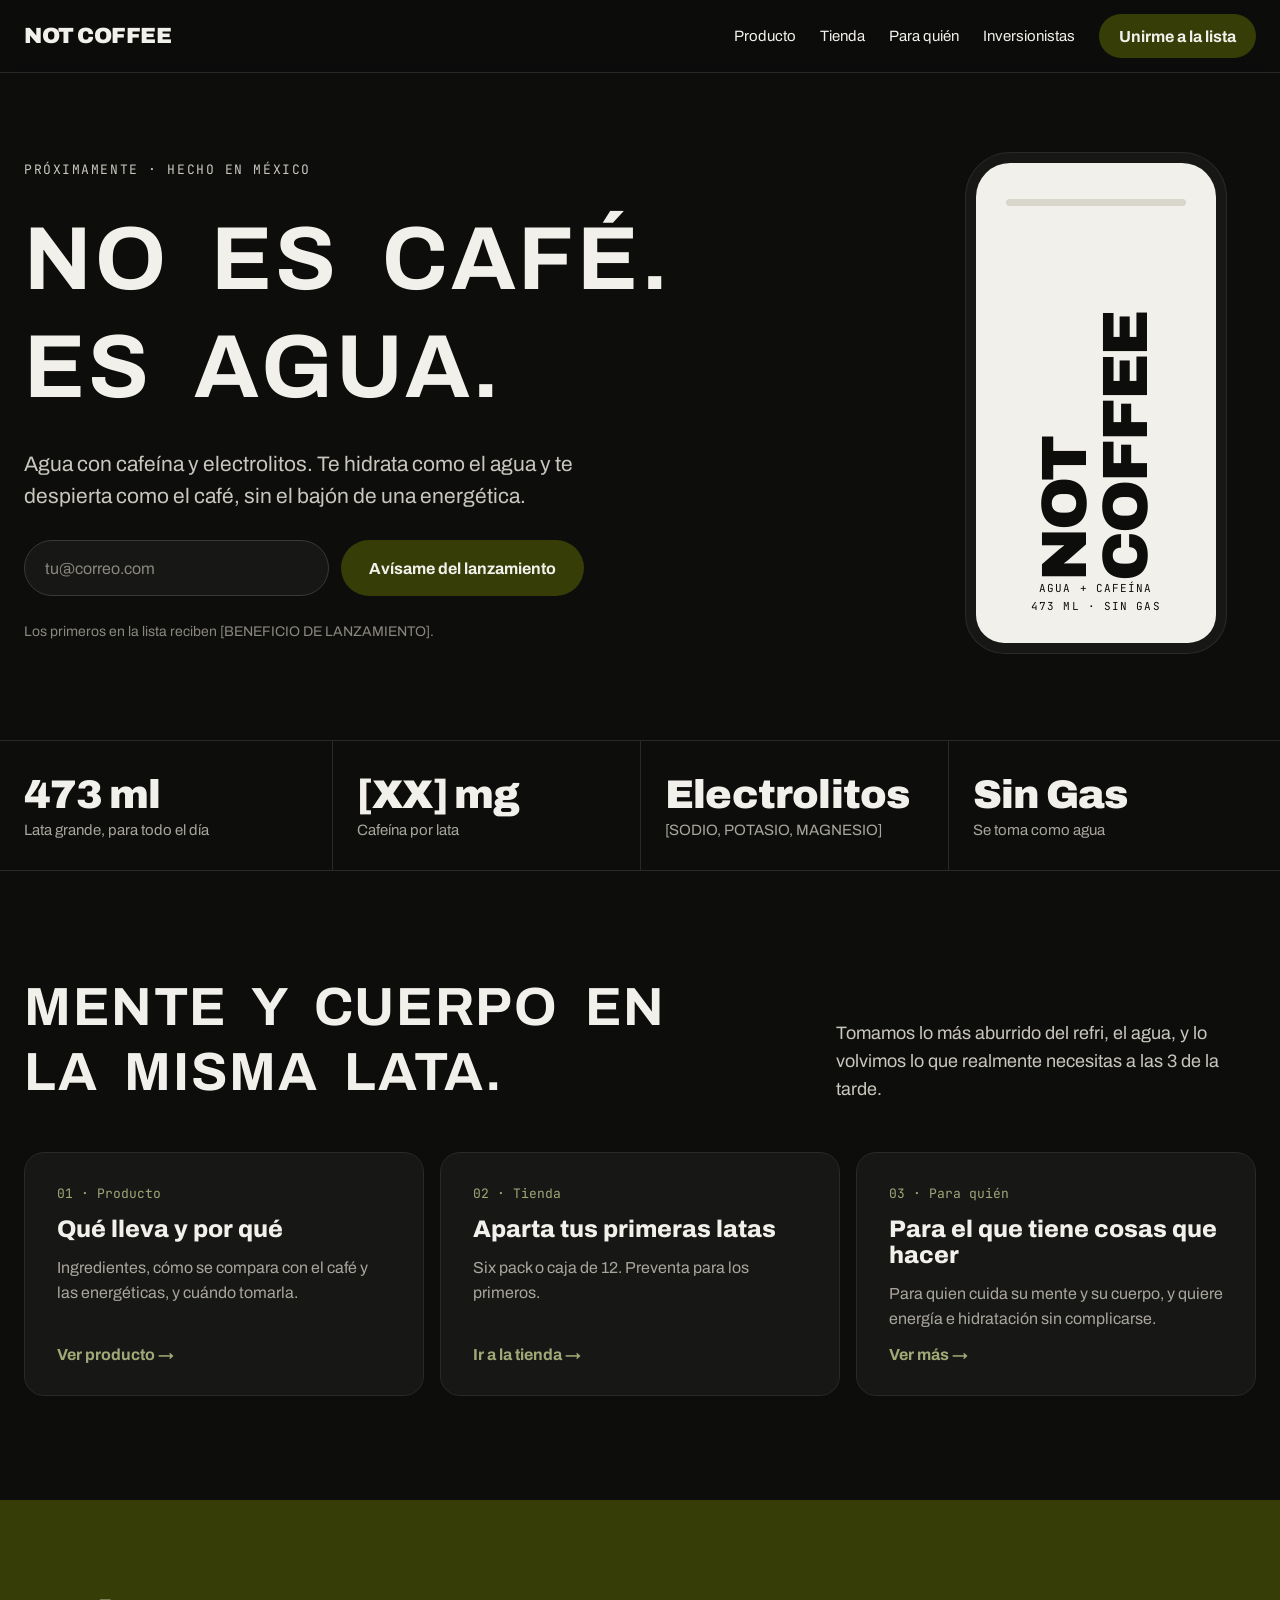
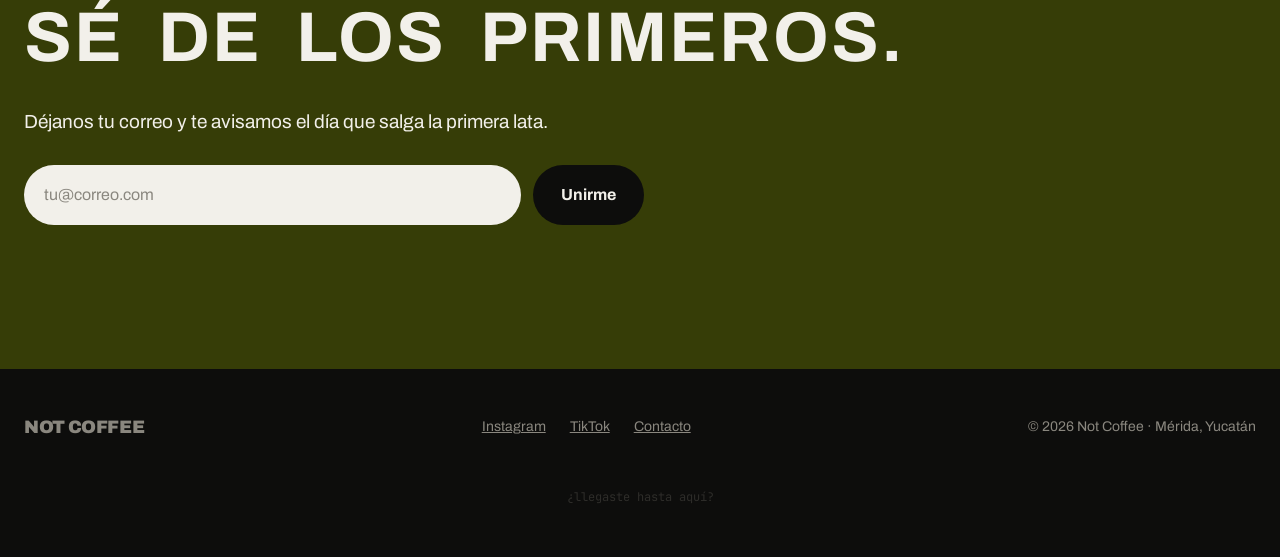
<file: index.html>
<!doctype html>
<!-- ===================================================================
  index.html  —  PAGINA DE INICIO
  📘 APRENDE: HTML se escribe con "etiquetas": <algo> abre y </algo> cierra.
  Este bloque gris es un COMENTARIO: empieza con el signo de abrir
  comentario y termina con el de cerrar. El navegador lo ignora, solo es
  para leerlo tu. (Ojo: nunca escribas el signo de cierre dentro de un
  comentario, porque lo corta antes de tiempo.)

  Marcas en el codigo:
    ✏️ TU CAMBIO  = algo que tienes que poner tu (correo, precios, datos)
    📘 APRENDE    = explicacion de que hace esa parte
==================================================================== -->
<html lang="es">
<head>
  <!-- <head> es informacion de la pagina que NO se ve: titulo de la pestaña, tipografias, etc. -->
  <meta charset="utf-8">
  <meta name="viewport" content="width=device-width, initial-scale=1">
  <title>Not Coffee — Agua con cafeína y electrolitos</title>
  <!-- ✏️ TU CAMBIO: la descripcion que sale en Google -->
  <meta name="description" content="No es café. Es agua. Agua con cafeína y electrolitos, sin gas, en lata de 473 ml. Hecho en México.">
  <meta property="og:title" content="Not Coffee — No es café. Es agua.">
  <meta property="og:description" content="Agua con cafeína y electrolitos. Únete a la lista de espera.">
  <meta name="theme-color" content="#0D0D0C">
  <link rel="icon" href="favicon.svg">
  <link rel="preconnect" href="https://fonts.googleapis.com">
  <link rel="preconnect" href="https://fonts.gstatic.com" crossorigin>
  <link href="https://fonts.googleapis.com/css2?family=Archivo:wght@400;500;600;800;900&family=JetBrains+Mono:wght@400;500&display=swap" rel="stylesheet">
  <!-- 📘 APRENDE: aqui se "conecta" el archivo de estilos -->
  <link rel="stylesheet" href="styles.css">
</head>
<body>

<!-- ============ MENU (se repite igual en todas las paginas) ============
  📘 APRENDE: <a href="producto.html"> es un link a otra pagina.
  class="activo" marca en que pagina estas. En inicio ninguno lo lleva. -->
<header>
  <nav class="wrap" aria-label="Principal">
    <a href="index.html" class="logo">Not Coffee</a>
    <div class="menu">
      <a href="producto.html">Producto</a>
      <a href="tienda.html">Tienda</a>
      <a href="para-quien.html">Para quién</a>
      <a href="inversionistas.html">Inversionistas</a>
      <a href="#lista" class="btn btn-oliva">Unirme a la lista</a>
    </div>
  </nav>
</header>

<main>
  <!-- ============ HERO: lo primero que se ve ============ -->
  <section class="wrap hero">
    <div class="hero-txt">
      <div class="mono" style="color:var(--gris-1)">Próximamente · Hecho en México</div>
      <!-- 📘 APRENDE: <h1> es el titulo mas importante. Solo debe haber uno por pagina. <br> = salto de linea -->
      <h1>No es café.<br>Es agua.</h1>
      <p class="lead">Agua con cafeína y electrolitos. Te hidrata como el agua y te despierta como el café, sin el bajón de una energética.</p>

      <!-- 📘 APRENDE: un formulario. class="js-lista" hace que main.js lo maneje -->
      <form class="form js-lista" novalidate>
        <label for="email-hero" class="sr">Tu correo</label>
        <input id="email-hero" class="input input-oscuro" type="email" name="email" placeholder="tu@correo.com" required autocomplete="email">
        <input type="hidden" name="origen" value="inicio-hero">
        <button type="submit" class="btn btn-oliva">Avísame del lanzamiento</button>
      </form>
      <!-- ✏️ TU CAMBIO: que reciben los primeros de la lista -->
      <div class="form-msg" role="status" aria-live="polite">Los primeros en la lista reciben [BENEFICIO DE LANZAMIENTO].</div>
    </div>

    <div class="lata-box">
      <div class="lata" role="img" aria-label="Lata de Not Coffee de 473 ml">
        <div class="tapa"></div>
        <div class="nombre">Not Coffee</div>
        <div class="info"><span>Agua + cafeína</span><span>473 ml · sin gas</span></div>
      </div>
    </div>
  </section>

  <!-- ============ DATOS CLAVE ============ -->
  <section class="datos" aria-label="Datos clave">
    <div class="wrap">
      <div class="dato"><b>473 ml</b><span>Lata grande, para todo el día</span></div>
      <!-- ✏️ TU CAMBIO: miligramos de cafeina -->
      <div class="dato"><b>[XX] mg</b><span>Cafeína por lata</span></div>
      <!-- ✏️ TU CAMBIO: que electrolitos lleva -->
      <div class="dato"><b>Electrolitos</b><span>[SODIO, POTASIO, MAGNESIO]</span></div>
      <div class="dato"><b>Sin Gas</b><span>Se toma como agua</span></div>
    </div>
  </section>

  <!-- ============ ATAJOS A LAS OTRAS PAGINAS ============
    📘 APRENDE: aqui cada tarjeta es un <a> (link) entero, por eso toda la tarjeta se puede picar -->
  <section class="wrap seccion">
    <div class="intro">
      <h2 class="h2">Mente y cuerpo en la misma lata.</h2>
      <p>Tomamos lo más aburrido del refri, el agua, y lo volvimos lo que realmente necesitas a las 3 de la tarde.</p>
    </div>
    <div class="cards">
      <a class="card" href="producto.html">
        <div class="num">01 · Producto</div>
        <h3>Qué lleva y por qué</h3>
        <p>Ingredientes, cómo se compara con el café y las energéticas, y cuándo tomarla.</p>
        <span class="ir">Ver producto →</span>
      </a>
      <a class="card" href="tienda.html">
        <div class="num">02 · Tienda</div>
        <h3>Aparta tus primeras latas</h3>
        <p>Six pack o caja de 12. Preventa para los primeros.</p>
        <span class="ir">Ir a la tienda →</span>
      </a>
      <a class="card" href="para-quien.html">
        <div class="num">03 · Para quién</div>
        <h3>Para el que tiene cosas que hacer</h3>
        <p>Para quien cuida su mente y su cuerpo, y quiere energía e hidratación sin complicarse.</p>
        <span class="ir">Ver más →</span>
      </a>
    </div>
  </section>

  <!-- ============ LISTA DE ESPERA ============
    📘 APRENDE: id="lista" permite llegar aqui con un link a "#lista" -->
  <section id="lista" class="lista">
    <div class="wrap">
      <h2>Sé de los primeros.</h2>
      <p>Déjanos tu correo y te avisamos el día que salga la primera lata.</p>
      <form class="form js-lista" novalidate>
        <label for="email-lista" class="sr">Tu correo</label>
        <input id="email-lista" class="input" type="email" name="email" placeholder="tu@correo.com" required autocomplete="email">
        <input type="hidden" name="origen" value="inicio-lista">
        <button type="submit" class="btn">Unirme</button>
      </form>
      <div class="form-msg" role="status" aria-live="polite"></div>
    </div>
  </section>
</main>

<!-- ============ FOOTER (se repite igual en todas las paginas) ============ -->
<footer>
  <div class="wrap">
    <div class="logo">Not Coffee</div>
    <div class="footer-links">
      <!-- ✏️ TU CAMBIO: links reales de tus redes y tu correo -->
      <a href="https://instagram.com/">Instagram</a>
      <a href="https://tiktok.com/">TikTok</a>
      <a href="mailto:dgs131104@gmail.com">Contacto</a>
    </div>
    <div>© <span class="js-anio">2026</span> Not Coffee · Mérida, Yucatán</div>
  </div>
  <!-- 🤫 EL SECRETO: el codigo se cambia en main.js, hasta arriba -->
  <div class="secreto">
    <button type="button" class="js-secreto">¿llegaste hasta aquí?</button>
    <div>
      <div class="cupon" hidden>
        <span class="mono" style="color:var(--oliva-texto)">Código de lanzamiento</span>
        <span class="codigo">PRIMERALATA</span>
        <small>[XX]% en tu primer pedido de lanzamiento</small>
        <button type="button" class="btn btn-borde js-copiar">Copiar código</button>
      </div>
    </div>
  </div>
</footer>

<!-- 📘 APRENDE: el JS va al final para que la pagina ya este cargada cuando corra -->
<script src="main.js"></script>
</body>
</html>
</file>
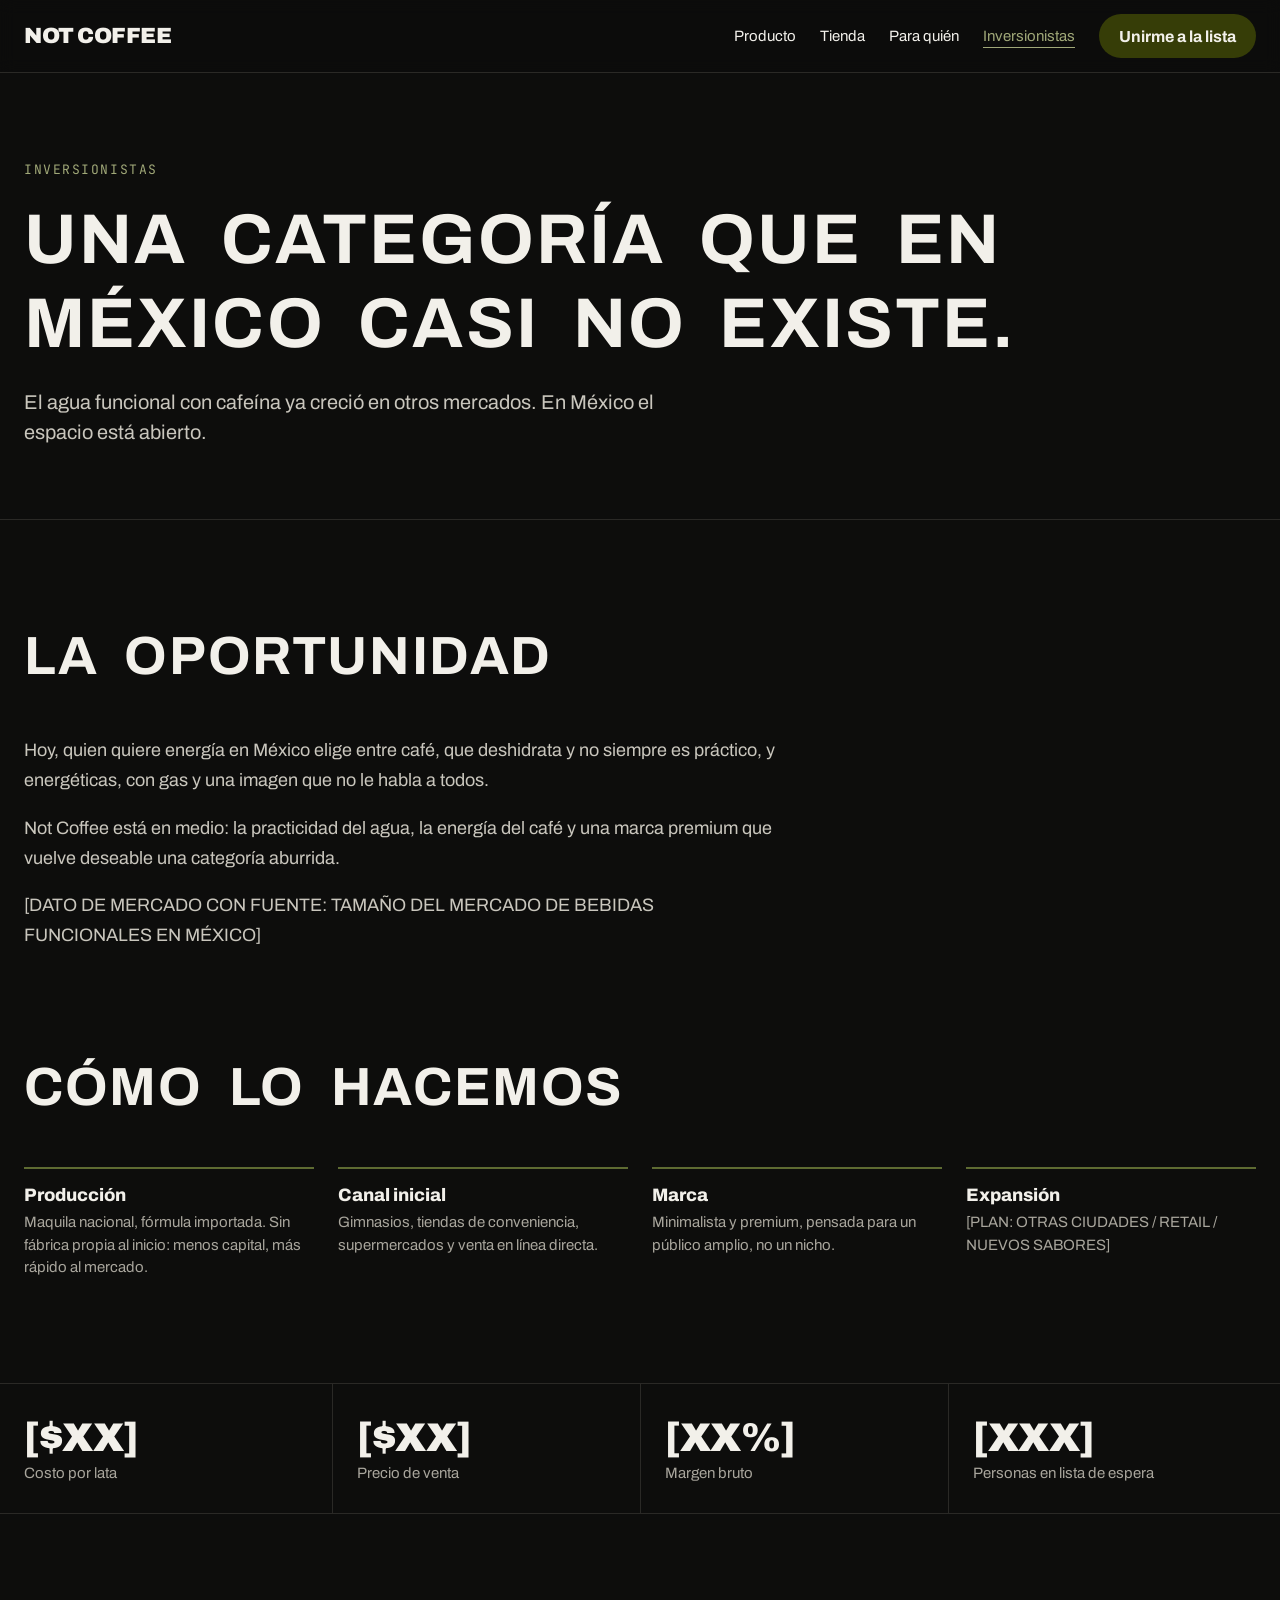
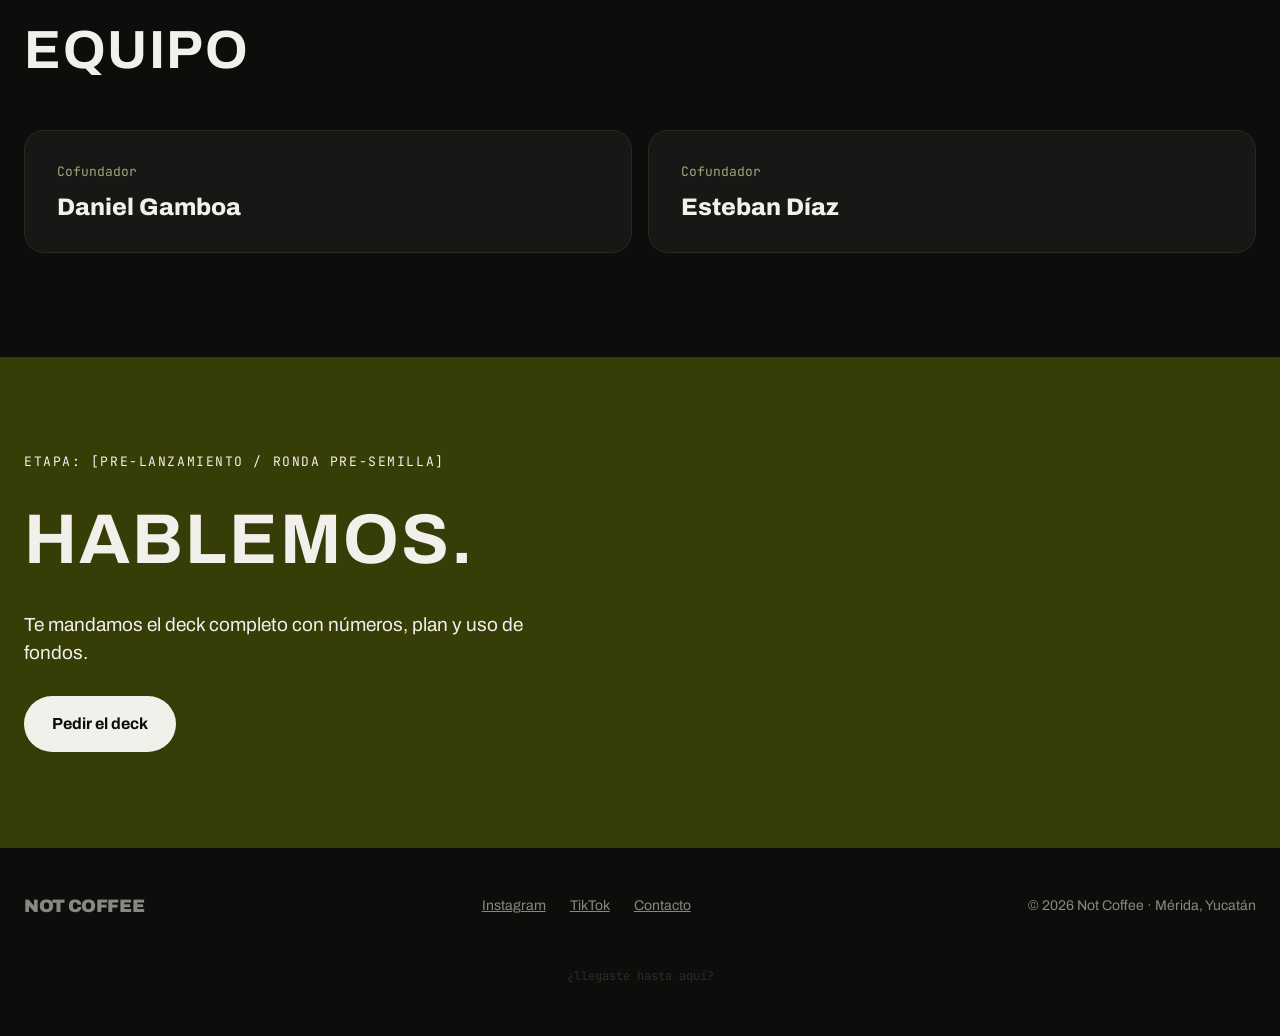
<file: inversionistas.html>
<!doctype html>
<!-- ===================================================================
  inversionistas.html  —  PAGINA PARA INVERSIONISTAS
  ✏️ TU CAMBIO: esta pagina tiene muchos [CORCHETES]. No pongas numeros
  que no puedas respaldar: un inversionista los va a preguntar.
==================================================================== -->
<html lang="es">
<head>
  <meta charset="utf-8">
  <meta name="viewport" content="width=device-width, initial-scale=1">
  <title>Inversionistas — Not Coffee</title>
  <meta name="description" content="Not Coffee: la marca de agua con cafeína en México.">
  <meta name="theme-color" content="#0D0D0C">
  <link rel="icon" href="favicon.svg">
  <link rel="preconnect" href="https://fonts.googleapis.com">
  <link rel="preconnect" href="https://fonts.gstatic.com" crossorigin>
  <link href="https://fonts.googleapis.com/css2?family=Archivo:wght@400;500;600;800;900&family=JetBrains+Mono:wght@400;500&display=swap" rel="stylesheet">
  <link rel="stylesheet" href="styles.css">
</head>
<body>

<header>
  <nav class="wrap" aria-label="Principal">
    <a href="index.html" class="logo">Not Coffee</a>
    <div class="menu">
      <a href="producto.html">Producto</a>
      <a href="tienda.html">Tienda</a>
      <a href="para-quien.html">Para quién</a>
      <a href="inversionistas.html" class="activo" aria-current="page">Inversionistas</a>
      <a href="index.html#lista" class="btn btn-oliva">Unirme a la lista</a>
    </div>
  </nav>
</header>

<main>
  <section class="wrap pagina-top">
    <div class="mono eyebrow">Inversionistas</div>
    <h1>Una categoría que en México casi no existe.</h1>
    <p>El agua funcional con cafeína ya creció en otros mercados. En México el espacio está abierto.</p>
  </section>

  <!-- ============ LA OPORTUNIDAD ============ -->
  <section class="wrap seccion">
    <h2 class="h2">La oportunidad</h2>
    <div class="texto-largo">
      <p>Hoy, quien quiere energía en México elige entre café, que deshidrata y no siempre es práctico, y energéticas, con gas y una imagen que no le habla a todos.</p>
      <p>Not Coffee está en medio: la practicidad del agua, la energía del café y una marca premium que vuelve deseable una categoría aburrida.</p>
      <!-- ✏️ TU CAMBIO: datos de mercado con fuente -->
      <p>[DATO DE MERCADO CON FUENTE: TAMAÑO DEL MERCADO DE BEBIDAS FUNCIONALES EN MÉXICO]</p>
    </div>
  </section>

  <!-- ============ EL MODELO ============ -->
  <section class="wrap seccion">
    <h2 class="h2">Cómo lo hacemos</h2>
    <div class="puntos">
      <div><b>Producción</b><span>Maquila nacional, fórmula importada. Sin fábrica propia al inicio: menos capital, más rápido al mercado.</span></div>
      <div><b>Canal inicial</b><span>Gimnasios, tiendas de conveniencia, supermercados y venta en línea directa.</span></div>
      <div><b>Marca</b><span>Minimalista y premium, pensada para un público amplio, no un nicho.</span></div>
      <div><b>Expansión</b><span>[PLAN: OTRAS CIUDADES / RETAIL / NUEVOS SABORES]</span></div>
    </div>
  </section>

  <!-- ============ NUMEROS ============
    📘 APRENDE: reusamos la franja de "datos" del inicio, solo cambia el texto -->
  <section class="datos" aria-label="Números">
    <div class="wrap">
      <div class="dato"><b>[$XX]</b><span>Costo por lata</span></div>
      <div class="dato"><b>[$XX]</b><span>Precio de venta</span></div>
      <div class="dato"><b>[XX%]</b><span>Margen bruto</span></div>
      <div class="dato"><b>[XXX]</b><span>Personas en lista de espera</span></div>
    </div>
  </section>

  <!-- ============ EQUIPO ============ -->
  <section class="wrap seccion" style="padding-top:104px">
    <h2 class="h2">Equipo</h2>
    <div class="cards">
      <!-- ✏️ TU CAMBIO: cuando definan roles, agrega <p>rol y experiencia</p> debajo del nombre. Para agregar a alguien, copia un bloque <div class="card">...</div> -->
      <div class="card"><div class="num">Cofundador</div><h3>Daniel Gamboa</h3></div>
      <div class="card"><div class="num">Cofundador</div><h3>Esteban Díaz</h3></div>
    </div>
  </section>

  <section class="lista">
    <div class="wrap">
      <!-- ✏️ TU CAMBIO -->
      <div class="mono">Etapa: [PRE-LANZAMIENTO / RONDA PRE-SEMILLA]</div>
      <h2>Hablemos.</h2>
      <p>Te mandamos el deck completo con números, plan y uso de fondos.</p>
      <a href="mailto:dgs131104@gmail.com?subject=Deck%20Not%20Coffee" class="btn btn-hueso">Pedir el deck</a>
    </div>
  </section>
</main>

<footer>
  <div class="wrap">
    <div class="logo">Not Coffee</div>
    <div class="footer-links">
      <a href="https://instagram.com/">Instagram</a>
      <a href="https://tiktok.com/">TikTok</a>
      <a href="mailto:dgs131104@gmail.com">Contacto</a>
    </div>
    <div>© <span class="js-anio">2026</span> Not Coffee · Mérida, Yucatán</div>
  </div>
  <div class="secreto">
    <button type="button" class="js-secreto">¿llegaste hasta aquí?</button>
    <div>
      <div class="cupon" hidden>
        <span class="mono" style="color:var(--oliva-texto)">Código de lanzamiento</span>
        <span class="codigo">PRIMERALATA</span>
        <small>[XX]% en tu primer pedido de lanzamiento</small>
        <button type="button" class="btn btn-borde js-copiar">Copiar código</button>
      </div>
    </div>
  </div>
</footer>

<script src="main.js"></script>
</body>
</html>
</file>
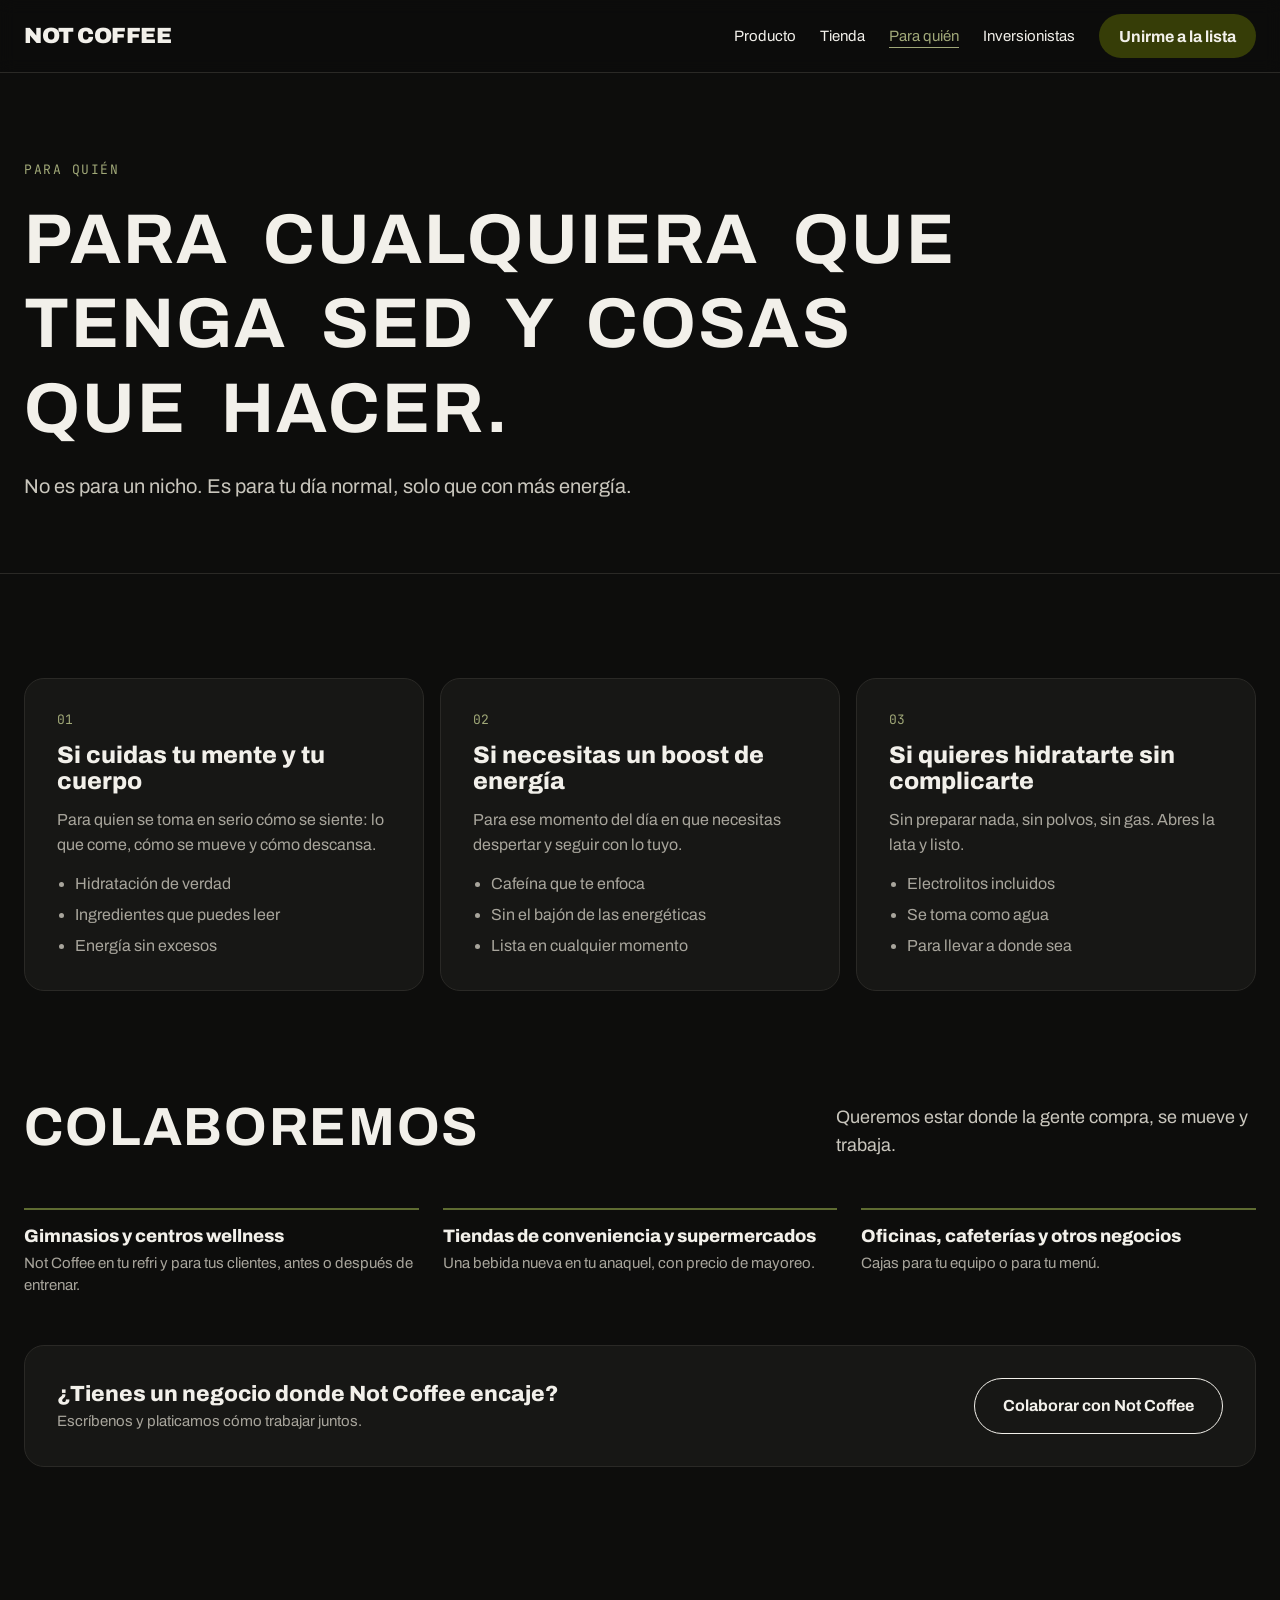
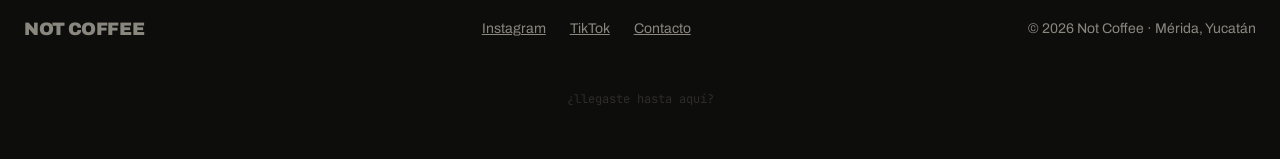
<file: para-quien.html>
<!doctype html>
<!-- ===================================================================
  para-quien.html  —  PARA QUIEN ES + COLABORACIONES
==================================================================== -->
<html lang="es">
<head>
  <meta charset="utf-8">
  <meta name="viewport" content="width=device-width, initial-scale=1">
  <title>Para quién — Not Coffee</title>
  <meta name="description" content="Not Coffee es para quien tiene sed y cosas que hacer. Para quien cuida su mente y su cuerpo. Colaboraciones con gimnasios, tiendas y negocios.">
  <meta name="theme-color" content="#0D0D0C">
  <link rel="icon" href="favicon.svg">
  <link rel="preconnect" href="https://fonts.googleapis.com">
  <link rel="preconnect" href="https://fonts.gstatic.com" crossorigin>
  <link href="https://fonts.googleapis.com/css2?family=Archivo:wght@400;500;600;800;900&family=JetBrains+Mono:wght@400;500&display=swap" rel="stylesheet">
  <link rel="stylesheet" href="styles.css">
</head>
<body>

<header>
  <nav class="wrap" aria-label="Principal">
    <a href="index.html" class="logo">Not Coffee</a>
    <div class="menu">
      <a href="producto.html">Producto</a>
      <a href="tienda.html">Tienda</a>
      <a href="para-quien.html" class="activo" aria-current="page">Para quién</a>
      <a href="inversionistas.html">Inversionistas</a>
      <a href="index.html#lista" class="btn btn-oliva">Unirme a la lista</a>
    </div>
  </nav>
</header>

<main>
  <section class="wrap pagina-top">
    <div class="mono eyebrow">Para quién</div>
    <h1>Para cualquiera que tenga sed y cosas que hacer.</h1>
    <p>No es para un nicho. Es para tu día normal, solo que con más energía.</p>
  </section>

  <section class="wrap seccion">
    <div class="cards">
      <!-- 📘 APRENDE: cada tarjeta es un bloque <div class="card">. Para agregar
           otra, copia uno completo y cambia el texto. -->
      <div class="card">
        <div class="num">01</div>
        <h3>Si cuidas tu mente y tu cuerpo</h3>
        <p>Para quien se toma en serio cómo se siente: lo que come, cómo se mueve y cómo descansa.</p>
        <ul><li>Hidratación de verdad</li><li>Ingredientes que puedes leer</li><li>Energía sin excesos</li></ul>
      </div>
      <div class="card">
        <div class="num">02</div>
        <h3>Si necesitas un boost de energía</h3>
        <p>Para ese momento del día en que necesitas despertar y seguir con lo tuyo.</p>
        <ul><li>Cafeína que te enfoca</li><li>Sin el bajón de las energéticas</li><li>Lista en cualquier momento</li></ul>
      </div>
      <div class="card">
        <div class="num">03</div>
        <h3>Si quieres hidratarte sin complicarte</h3>
        <p>Sin preparar nada, sin polvos, sin gas. Abres la lata y listo.</p>
        <ul><li>Electrolitos incluidos</li><li>Se toma como agua</li><li>Para llevar a donde sea</li></ul>
      </div>
    </div>
  </section>

  <!-- ============ COLABORACIONES ============
    📘 APRENDE: id="colaborar" permite mandar gente directo aqui con "para-quien.html#colaborar" -->
  <section id="colaborar" class="wrap seccion">
    <div class="intro">
      <h2 class="h2">Colaboremos</h2>
      <p>Queremos estar donde la gente compra, se mueve y trabaja.</p>
    </div>
    <div class="puntos">
      <div><b>Gimnasios y centros wellness</b><span>Not Coffee en tu refri y para tus clientes, antes o después de entrenar.</span></div>
      <div><b>Tiendas de conveniencia y supermercados</b><span>Una bebida nueva en tu anaquel, con precio de mayoreo.</span></div>
      <div><b>Oficinas, cafeterías y otros negocios</b><span>Cajas para tu equipo o para tu menú.</span></div>
    </div>
    <div class="caja">
      <div><b>¿Tienes un negocio donde Not Coffee encaje?</b><span>Escríbenos y platicamos cómo trabajar juntos.</span></div>
      <!-- ✏️ TU CAMBIO: tu correo. ?subject= pone el asunto del correo automatico -->
      <a href="mailto:dgs131104@gmail.com?subject=Colaboración%20Not%20Coffee" class="btn btn-borde">Colaborar con Not Coffee</a>
    </div>
  </section>
</main>

<footer>
  <div class="wrap">
    <div class="logo">Not Coffee</div>
    <div class="footer-links">
      <a href="https://instagram.com/">Instagram</a>
      <a href="https://tiktok.com/">TikTok</a>
      <a href="mailto:dgs131104@gmail.com">Contacto</a>
    </div>
    <div>© <span class="js-anio">2026</span> Not Coffee · Mérida, Yucatán</div>
  </div>
  <div class="secreto">
    <button type="button" class="js-secreto">¿llegaste hasta aquí?</button>
    <div>
      <div class="cupon" hidden>
        <span class="mono" style="color:var(--oliva-texto)">Código de lanzamiento</span>
        <span class="codigo">PRIMERALATA</span>
        <small>[XX]% en tu primer pedido de lanzamiento</small>
        <button type="button" class="btn btn-borde js-copiar">Copiar código</button>
      </div>
    </div>
  </div>
</footer>

<script src="main.js"></script>
</body>
</html>
</file>
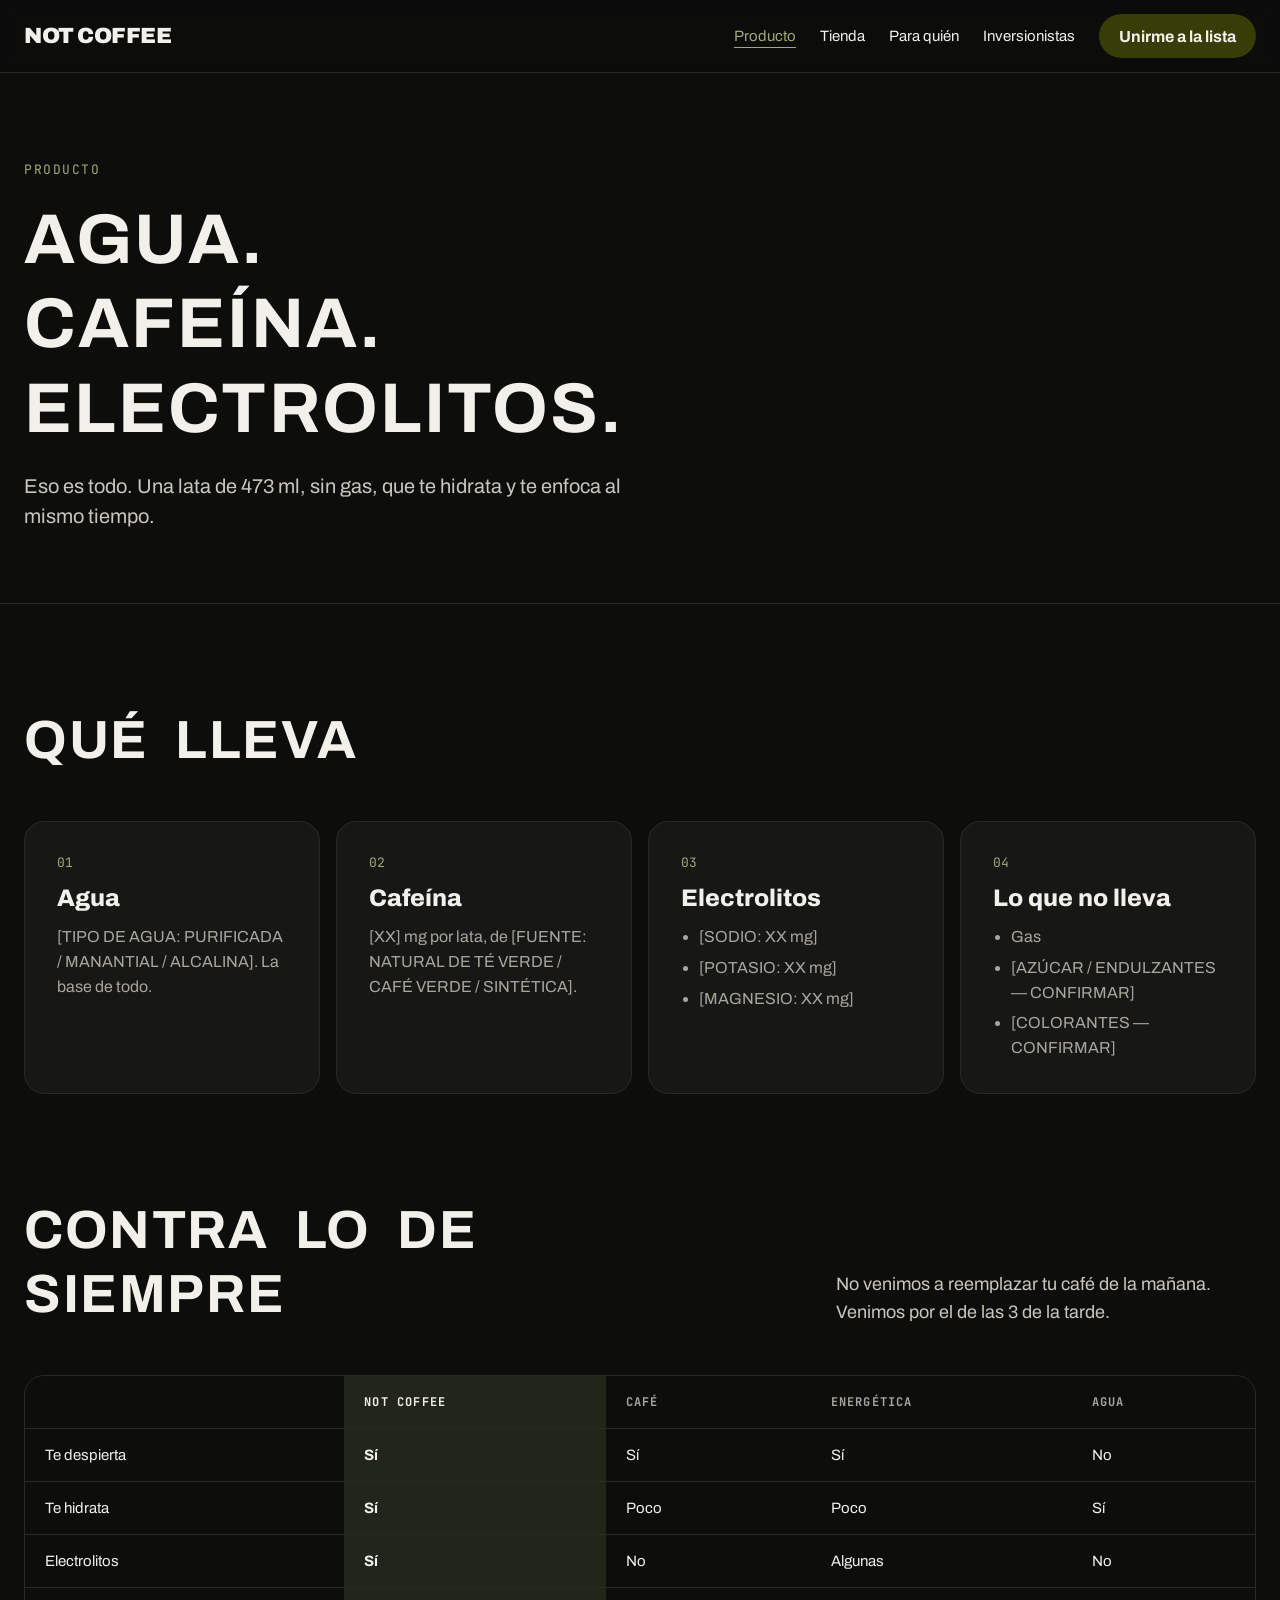
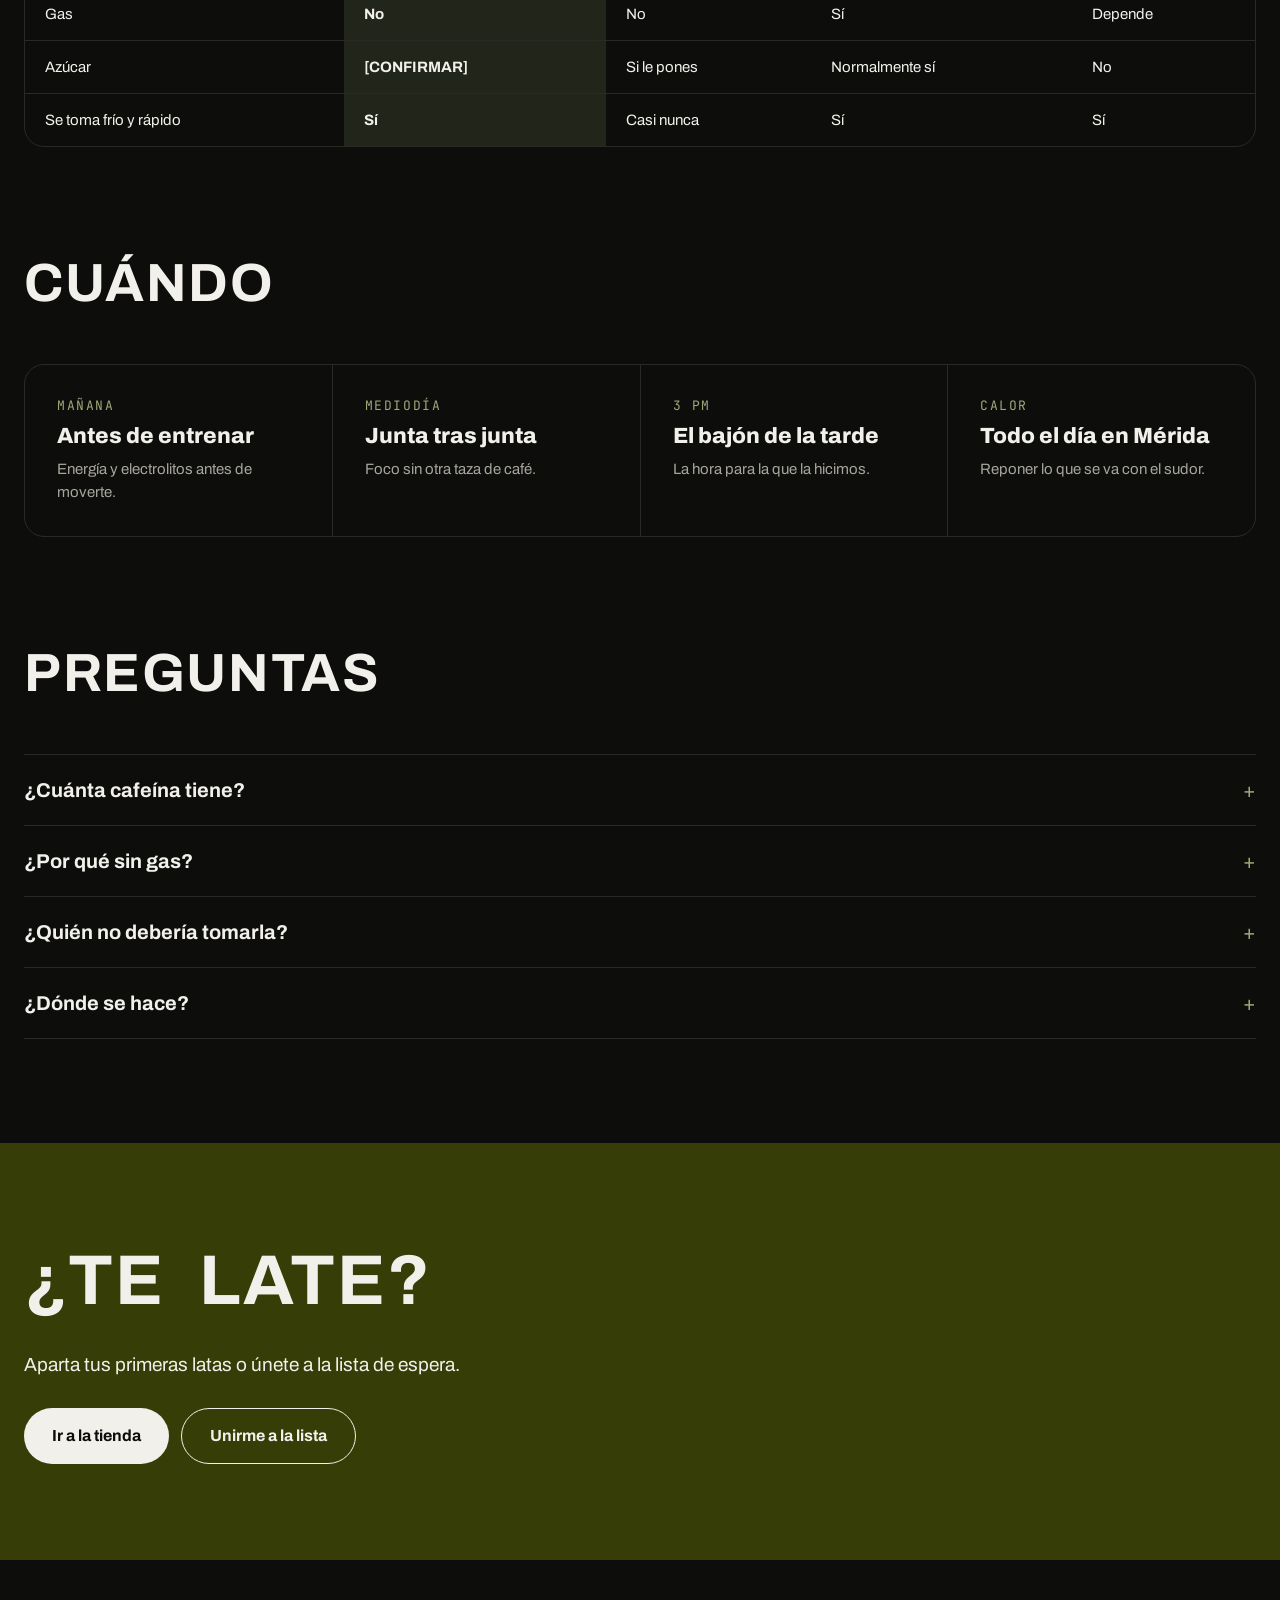
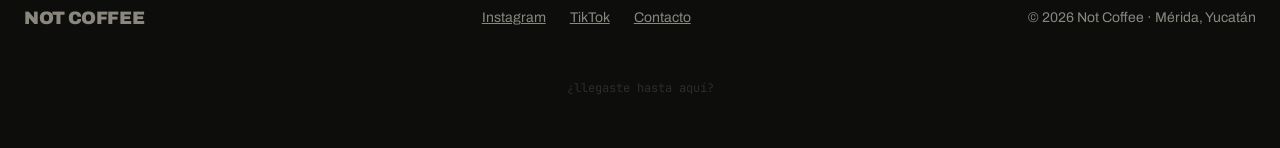
<file: producto.html>
<!doctype html>
<!-- ===================================================================
  producto.html  —  PAGINA DE PRODUCTO
  📘 APRENDE: es igual a las demas paginas (mismo <head>, menu y footer),
  solo cambia lo que esta dentro de <main>.
==================================================================== -->
<html lang="es">
<head>
  <meta charset="utf-8">
  <meta name="viewport" content="width=device-width, initial-scale=1">
  <title>Producto — Not Coffee</title>
  <meta name="description" content="Qué lleva Not Coffee: agua, cafeína y electrolitos. Cómo se compara con el café y las energéticas.">
  <meta name="theme-color" content="#0D0D0C">
  <link rel="icon" href="favicon.svg">
  <link rel="preconnect" href="https://fonts.googleapis.com">
  <link rel="preconnect" href="https://fonts.gstatic.com" crossorigin>
  <link href="https://fonts.googleapis.com/css2?family=Archivo:wght@400;500;600;800;900&family=JetBrains+Mono:wght@400;500&display=swap" rel="stylesheet">
  <link rel="stylesheet" href="styles.css">
</head>
<body>

<header>
  <nav class="wrap" aria-label="Principal">
    <a href="index.html" class="logo">Not Coffee</a>
    <div class="menu">
      <!-- 📘 APRENDE: aqui "Producto" lleva class="activo" porque estas en esta pagina -->
      <a href="producto.html" class="activo" aria-current="page">Producto</a>
      <a href="tienda.html">Tienda</a>
      <a href="para-quien.html">Para quién</a>
      <a href="inversionistas.html">Inversionistas</a>
      <a href="index.html#lista" class="btn btn-oliva">Unirme a la lista</a>
    </div>
  </nav>
</header>

<main>
  <section class="wrap pagina-top">
    <div class="mono eyebrow">Producto</div>
    <h1>Agua.<br>Cafeína.<br>Electrolitos.</h1>
    <p>Eso es todo. Una lata de 473 ml, sin gas, que te hidrata y te enfoca al mismo tiempo.</p>
  </section>

  <!-- ============ INGREDIENTES ============ -->
  <section class="wrap seccion">
    <h2 class="h2">Qué lleva</h2>
    <div class="cards">
      <div class="card">
        <div class="num">01</div>
        <h3>Agua</h3>
        <!-- ✏️ TU CAMBIO: de donde viene o como se trata el agua -->
        <p>[TIPO DE AGUA: PURIFICADA / MANANTIAL / ALCALINA]. La base de todo.</p>
      </div>
      <div class="card">
        <div class="num">02</div>
        <h3>Cafeína</h3>
        <!-- ✏️ TU CAMBIO: mg y de donde sale la cafeina -->
        <p>[XX] mg por lata, de [FUENTE: NATURAL DE TÉ VERDE / CAFÉ VERDE / SINTÉTICA].</p>
      </div>
      <div class="card">
        <div class="num">03</div>
        <h3>Electrolitos</h3>
        <!-- 📘 APRENDE: <ul> es una lista con puntitos y cada <li> es un punto -->
        <ul>
          <li>[SODIO: XX mg]</li>
          <li>[POTASIO: XX mg]</li>
          <li>[MAGNESIO: XX mg]</li>
        </ul>
      </div>
      <div class="card">
        <div class="num">04</div>
        <h3>Lo que no lleva</h3>
        <!-- ✏️ TU CAMBIO: confirma con la maquila antes de publicar -->
        <ul>
          <li>Gas</li>
          <li>[AZÚCAR / ENDULZANTES — CONFIRMAR]</li>
          <li>[COLORANTES — CONFIRMAR]</li>
        </ul>
      </div>
    </div>
  </section>

  <!-- ============ TABLA COMPARATIVA ============
    📘 APRENDE: una tabla. <tr> = fila, <th> = celda de titulo, <td> = celda normal.
    La columna de Not Coffee lleva class="nos" para resaltarla. -->
  <section class="wrap seccion">
    <div class="intro">
      <h2 class="h2">Contra lo de siempre</h2>
      <p>No venimos a reemplazar tu café de la mañana. Venimos por el de las 3 de la tarde.</p>
    </div>
    <div class="tabla-box">
      <table>
        <thead>
          <tr><th></th><th class="nos">Not Coffee</th><th>Café</th><th>Energética</th><th>Agua</th></tr>
        </thead>
        <tbody>
          <tr><td>Te despierta</td><td class="nos">Sí</td><td>Sí</td><td>Sí</td><td>No</td></tr>
          <tr><td>Te hidrata</td><td class="nos">Sí</td><td>Poco</td><td>Poco</td><td>Sí</td></tr>
          <tr><td>Electrolitos</td><td class="nos">Sí</td><td>No</td><td>Algunas</td><td>No</td></tr>
          <tr><td>Gas</td><td class="nos">No</td><td>No</td><td>Sí</td><td>Depende</td></tr>
          <!-- ✏️ TU CAMBIO: confirma el dato de azucar -->
          <tr><td>Azúcar</td><td class="nos">[CONFIRMAR]</td><td>Si le pones</td><td>Normalmente sí</td><td>No</td></tr>
          <tr><td>Se toma frío y rápido</td><td class="nos">Sí</td><td>Casi nunca</td><td>Sí</td><td>Sí</td></tr>
        </tbody>
      </table>
    </div>
  </section>

  <!-- ============ CUANDO TOMARLA ============ -->
  <section class="wrap seccion">
    <h2 class="h2">Cuándo</h2>
    <div class="grid-q">
      <div><span class="mono eyebrow">Mañana</span><h3>Antes de entrenar</h3><p>Energía y electrolitos antes de moverte.</p></div>
      <div><span class="mono eyebrow">Mediodía</span><h3>Junta tras junta</h3><p>Foco sin otra taza de café.</p></div>
      <div><span class="mono eyebrow">3 pm</span><h3>El bajón de la tarde</h3><p>La hora para la que la hicimos.</p></div>
      <div><span class="mono eyebrow">Calor</span><h3>Todo el día en Mérida</h3><p>Reponer lo que se va con el sudor.</p></div>
    </div>
  </section>

  <!-- ============ PREGUNTAS FRECUENTES ============
    📘 APRENDE: cada <details> es una pregunta que se abre al picarle.
    Para agregar una pregunta, copia un bloque <details>...</details> completo y cambia el texto. -->
  <section class="wrap seccion">
    <h2 class="h2">Preguntas</h2>
    <div class="faq">
      <details>
        <summary>¿Cuánta cafeína tiene?</summary>
        <p>[XX] mg por lata de 473 ml. [COMPARACIÓN: ES COMO X TAZAS DE CAFÉ — CONFIRMAR].</p>
      </details>
      <details>
        <summary>¿Por qué sin gas?</summary>
        <p>Porque queríamos que se tomara como agua: fácil, rápido y sin sentirte inflado después de entrenar.</p>
      </details>
      <details>
        <summary>¿Quién no debería tomarla?</summary>
        <!-- ✏️ TU CAMBIO: revisa esta advertencia con la maquila / COFEPRIS -->
        <p>Contiene cafeína. No se recomienda para niños, mujeres embarazadas o en lactancia, ni personas sensibles a la cafeína. [CONFIRMAR LEYENDA OFICIAL].</p>
      </details>
      <details>
        <summary>¿Dónde se hace?</summary>
        <p>En México, con una maquila nacional y una fórmula importada.</p>
      </details>
    </div>
  </section>

  <section class="lista">
    <div class="wrap">
      <h2>¿Te late?</h2>
      <p>Aparta tus primeras latas o únete a la lista de espera.</p>
      <div style="display:flex;flex-wrap:wrap;gap:12px">
        <a href="tienda.html" class="btn btn-hueso">Ir a la tienda</a>
        <a href="index.html#lista" class="btn btn-borde">Unirme a la lista</a>
      </div>
    </div>
  </section>
</main>

<footer>
  <div class="wrap">
    <div class="logo">Not Coffee</div>
    <div class="footer-links">
      <a href="https://instagram.com/">Instagram</a>
      <a href="https://tiktok.com/">TikTok</a>
      <a href="mailto:dgs131104@gmail.com">Contacto</a>
    </div>
    <div>© <span class="js-anio">2026</span> Not Coffee · Mérida, Yucatán</div>
  </div>
  <div class="secreto">
    <button type="button" class="js-secreto">¿llegaste hasta aquí?</button>
    <div>
      <div class="cupon" hidden>
        <span class="mono" style="color:var(--oliva-texto)">Código de lanzamiento</span>
        <span class="codigo">PRIMERALATA</span>
        <small>[XX]% en tu primer pedido de lanzamiento</small>
        <button type="button" class="btn btn-borde js-copiar">Copiar código</button>
      </div>
    </div>
  </div>
</footer>

<script src="main.js"></script>
</body>
</html>
</file>
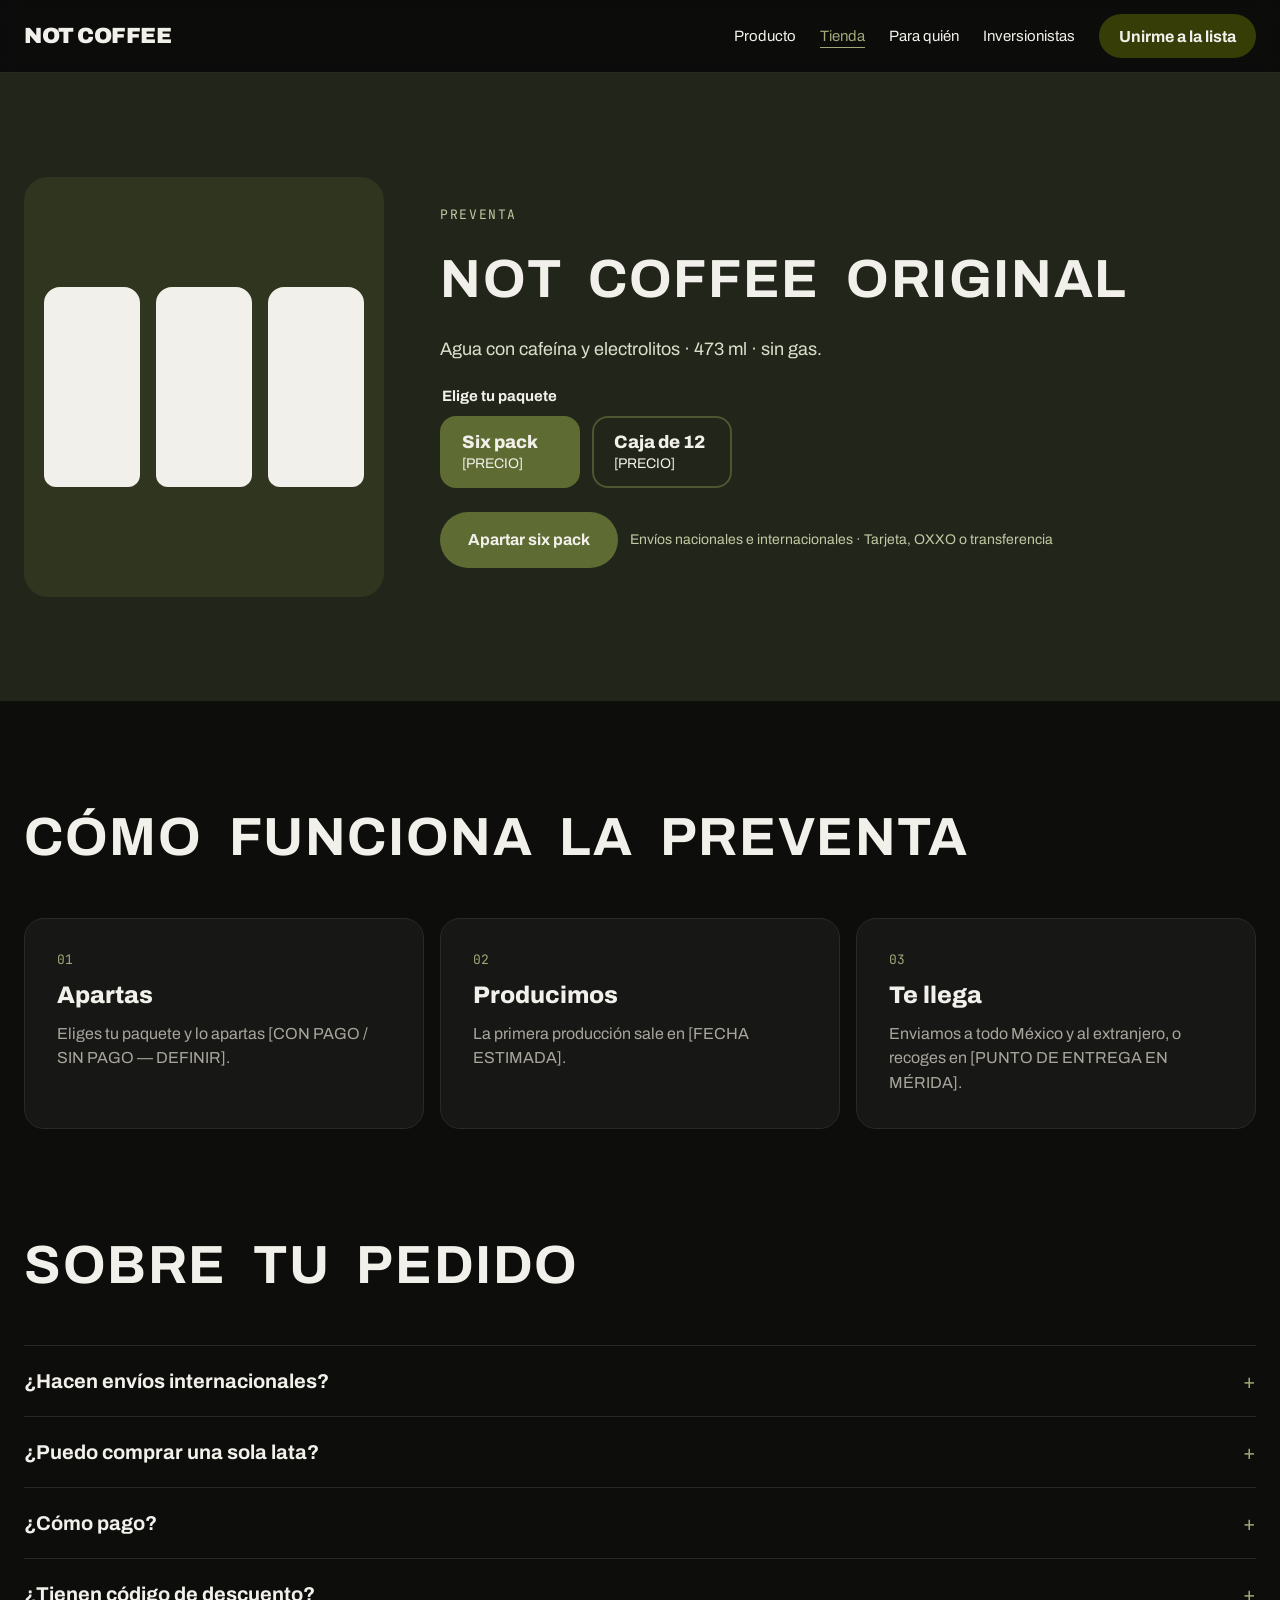
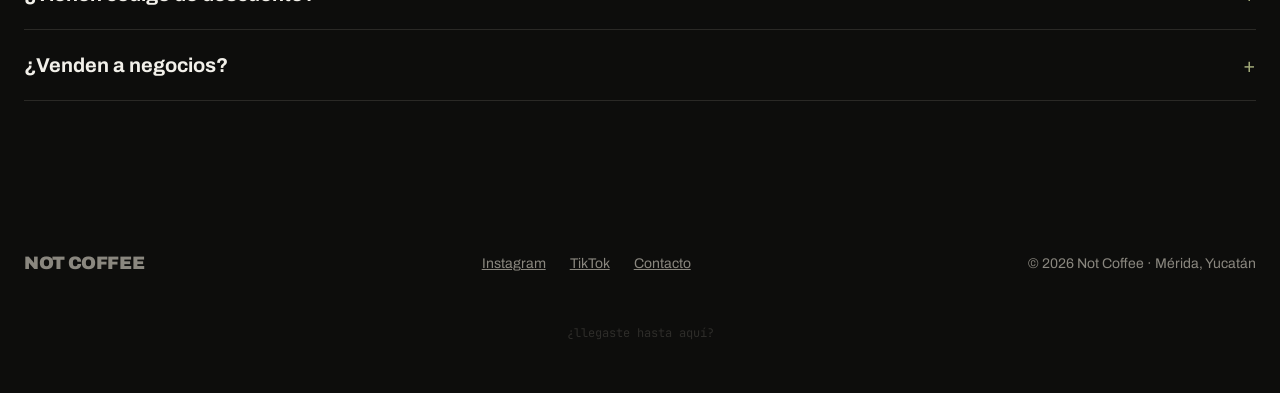
<file: tienda.html>
<!doctype html>
<!-- ===================================================================
  tienda.html  —  PAGINA DE TIENDA (preventa)
  📘 APRENDE: los botones de paquete los controla main.js (seccion 2).
==================================================================== -->
<html lang="es">
<head>
  <meta charset="utf-8">
  <meta name="viewport" content="width=device-width, initial-scale=1">
  <title>Tienda — Not Coffee</title>
  <meta name="description" content="Aparta tus primeras latas de Not Coffee: lata, six pack o caja de 12.">
  <meta name="theme-color" content="#0D0D0C">
  <link rel="icon" href="favicon.svg">
  <link rel="preconnect" href="https://fonts.googleapis.com">
  <link rel="preconnect" href="https://fonts.gstatic.com" crossorigin>
  <link href="https://fonts.googleapis.com/css2?family=Archivo:wght@400;500;600;800;900&family=JetBrains+Mono:wght@400;500&display=swap" rel="stylesheet">
  <link rel="stylesheet" href="styles.css">
</head>
<body>

<header>
  <nav class="wrap" aria-label="Principal">
    <a href="index.html" class="logo">Not Coffee</a>
    <div class="menu">
      <a href="producto.html">Producto</a>
      <a href="tienda.html" class="activo" aria-current="page">Tienda</a>
      <a href="para-quien.html">Para quién</a>
      <a href="inversionistas.html">Inversionistas</a>
      <a href="index.html#lista" class="btn btn-oliva">Unirme a la lista</a>
    </div>
  </nav>
</header>

<main>
  <section class="tienda">
    <div class="wrap">
      <div class="latas" aria-hidden="true"><div></div><div></div><div></div></div>
      <div class="tienda-txt">
        <div class="mono">Preventa</div>
        <h1 style="font-size:clamp(34px,4.2vw,56px)">Not Coffee Original</h1>
        <p class="desc">Agua con cafeína y electrolitos · 473 ml · sin gas.</p>
        <fieldset>
          <legend>Elige tu paquete</legend>
          <div class="packs">
            <!-- ✏️ TU CAMBIO: precios en <span>, y en data-link pega el link de pago
                 de Stripe o Mercado Pago de cada paquete cuando lo tengas.
                 📘 APRENDE: "data-algo" son datos extra que main.js puede leer. -->
            <button type="button" class="pack" aria-pressed="true" data-nombre="six pack" data-link=""><b>Six pack</b><span>[PRECIO]</span></button>
            <button type="button" class="pack" aria-pressed="false" data-nombre="caja de 12" data-link=""><b>Caja de 12</b><span>[PRECIO]</span></button>
          </div>
        </fieldset>
        <div class="comprar">
          <a href="index.html#lista" class="btn btn-oliva js-apartar">Apartar six pack</a>
          <!-- ✏️ TU CAMBIO -->
          <span class="nota">Envíos nacionales e internacionales · Tarjeta, OXXO o transferencia</span>
        </div>
      </div>
    </div>
  </section>

  <!-- ============ COMO FUNCIONA LA PREVENTA ============ -->
  <section class="wrap seccion">
    <h2 class="h2">Cómo funciona la preventa</h2>
    <div class="cards">
      <div class="card"><div class="num">01</div><h3>Apartas</h3><p>Eliges tu paquete y lo apartas [CON PAGO / SIN PAGO — DEFINIR].</p></div>
      <div class="card"><div class="num">02</div><h3>Producimos</h3><p>La primera producción sale en [FECHA ESTIMADA].</p></div>
      <div class="card"><div class="num">03</div><h3>Te llega</h3><p>Enviamos a todo México y al extranjero, o recoges en [PUNTO DE ENTREGA EN MÉRIDA].</p></div>
    </div>
  </section>

  <section class="wrap seccion">
    <h2 class="h2">Sobre tu pedido</h2>
    <div class="faq">
      <details><summary>¿Hacen envíos internacionales?</summary><p>Sí. Enviamos a todo México y a otros países. El costo depende del destino: [COSTO DE ENVÍO NACIONAL / INTERNACIONAL].</p></details>
      <details><summary>¿Puedo comprar una sola lata?</summary><p>Para el lanzamiento vendemos en six pack y caja de 12. Las latas sueltas llegan después.</p></details>
      <details><summary>¿Cómo pago?</summary><p>Con tarjeta de crédito o débito, en efectivo en OXXO o por transferencia SPEI.</p></details>
      <details><summary>¿Tienen código de descuento?</summary><p>Puede que haya uno escondido en algún lugar del sitio. Sigue bajando.</p></details>
      <details><summary>¿Venden a negocios?</summary><p>Sí. Si tienes un gimnasio, tienda, supermercado u otro negocio, escríbenos desde <a href="para-quien.html#colaborar">Para quién</a>.</p></details>
    </div>
  </section>
</main>

<footer>
  <div class="wrap">
    <div class="logo">Not Coffee</div>
    <div class="footer-links">
      <a href="https://instagram.com/">Instagram</a>
      <a href="https://tiktok.com/">TikTok</a>
      <a href="mailto:dgs131104@gmail.com">Contacto</a>
    </div>
    <div>© <span class="js-anio">2026</span> Not Coffee · Mérida, Yucatán</div>
  </div>
  <div class="secreto">
    <button type="button" class="js-secreto">¿llegaste hasta aquí?</button>
    <div>
      <div class="cupon" hidden>
        <span class="mono" style="color:var(--oliva-texto)">Código de lanzamiento</span>
        <span class="codigo">PRIMERALATA</span>
        <small>[XX]% en tu primer pedido de lanzamiento</small>
        <button type="button" class="btn btn-borde js-copiar">Copiar código</button>
      </div>
    </div>
  </div>
</footer>

<script src="main.js"></script>
</body>
</html>
</file>
<file: styles.css>
/* ===================================================================
   styles.css  —  EL "VESTIDO" DEL SITIO
   📘 APRENDE: HTML es el esqueleto (que hay en la pagina) y CSS es el
   estilo (colores, tamaños, espacios). Este archivo lo usan TODAS las
   paginas, asi que si cambias algo aqui, cambia en todo el sitio.

   Como se lee una regla de CSS:
       .btn { color: red; }
        ^      ^      ^
        |      |      valor
        |      propiedad
        selector: a QUE elementos aplica (.algo = elementos con class="algo")
   =================================================================== */


/* ===================================================================
   ✏️ TU CAMBIO: COLORES DE LA MARCA
   📘 APRENDE: estas son "variables". Se definen una vez aqui y se usan
   en todo el archivo como var(--nombre). Cambia un color aqui y se
   cambia en todo el sitio. Prueba: cambia --oliva por #8B0000 y mira.
   =================================================================== */
:root {
  --negro: #0D0D0C;
  --negro-2: #171715;
  --linea: #2A2926;
  --hueso: #F2F0EA;
  --gris-1: #C9C6BD;
  --gris-2: #A8A59C;
  --gris-3: #8A877F;
  --oliva: #363D07;        /* acento principal (botones, lista) */
  --oliva-2: #5E6B32;      /* acento medio */
  --oliva-texto: #A0A878;  /* oliva para letras sobre negro */
  --oliva-fondo: #22261A;  /* fondo de la tienda */
  --oliva-caja: #30351F;
}

/* ---------- BASE: reglas que aplican a todo ---------- */
* { box-sizing: border-box; }               /* el borde cuenta dentro del tamaño */
html { scroll-behavior: smooth; }           /* scroll suave al dar clic en #links */
body {
  margin: 0;
  background: var(--negro);
  color: var(--hueso);
  font-family: 'Archivo', system-ui, sans-serif;  /* ✏️ la tipografia */
  -webkit-font-smoothing: antialiased;
}
a { color: var(--hueso); }
a:hover { color: var(--oliva-texto); }      /* :hover = cuando pasas el mouse */
/* ✏️ TU CAMBIO: letter-spacing = espacio entre letras, word-spacing = entre palabras, line-height = entre renglones */
h1, h2 { margin: 0; font-weight: 700; text-transform: uppercase; line-height: 1.2; letter-spacing: .03em; word-spacing: .25em; }
h3, p { margin: 0; }

/* .wrap centra el contenido y le pone margen a los lados */
.wrap { max-width: 1280px; margin: 0 auto; padding-left: 24px; padding-right: 24px; }

/* textos chiquitos tipo etiqueta, en letra de maquina */
.mono { font-family: 'JetBrains Mono', monospace; font-size: 13px; letter-spacing: .12em; text-transform: uppercase; }

/* .sr = solo para lectores de pantalla (personas ciegas). No se ve pero se lee */
.sr { position: absolute; width: 1px; height: 1px; overflow: hidden; clip: rect(0 0 0 0); white-space: nowrap; }

/* clamp(minimo, ideal, maximo): el titulo crece con la pantalla pero con limites */
.h2 { font-size: clamp(34px, 4.2vw, 56px); }
.eyebrow { color: var(--oliva-texto); }


/* ---------- BOTONES ---------- */
.btn {
  display: inline-flex; align-items: center; justify-content: center;
  min-height: 56px; padding: 0 28px;
  font: inherit; font-weight: 700; font-size: 16px;
  border: 0; border-radius: 999px;          /* 999px = esquinas totalmente redondas */
  cursor: pointer; text-decoration: none;
  transition: filter .15s;                  /* animacion suave al pasar el mouse */
}
.btn:hover { filter: brightness(1.25); }
.btn-oliva { background: var(--oliva); color: var(--hueso); }
.btn-oliva:hover { color: var(--hueso); }
.btn-hueso { background: var(--hueso); color: var(--negro); }
.btn-hueso:hover { color: var(--negro); }
.btn-borde { border: 1px solid var(--hueso); background: transparent; color: var(--hueso); }


/* ---------- FORMULARIOS ---------- */
.form { display: flex; flex-wrap: wrap; gap: 12px; position: relative; }
.input { flex: 1 1 260px; min-width: 0; height: 56px; padding: 0 20px; font: inherit; font-size: 16px; border-radius: 999px; }
.input::placeholder { color: var(--gris-3); }
.input-oscuro { color: var(--hueso); background: var(--negro-2); border: 1px solid #3A3934; }
.form-msg { font-size: 14px; min-height: 20px; color: var(--gris-3); }


/* ===================================================================
   MENU DE ARRIBA (header)
   📘 APRENDE: "sticky" hace que el menu se quede pegado arriba al bajar.
   =================================================================== */
header { border-bottom: 1px solid var(--linea); position: sticky; top: 0; background: rgba(13,13,12,.92); backdrop-filter: blur(8px); z-index: 10; }
nav { display: flex; flex-wrap: wrap; gap: 16px; align-items: center; justify-content: space-between; padding-top: 14px; padding-bottom: 14px; }
.logo { font-weight: 900; font-size: 22px; letter-spacing: -.02em; text-decoration: none; text-transform: uppercase; }
.menu { display: flex; gap: 24px; align-items: center; font-size: 15px; }
.menu a { text-decoration: none; }
.menu .btn { min-height: 44px; padding: 0 20px; }
/* la pagina en la que estas se marca con class="activo" en su link */
.menu a.activo { color: var(--oliva-texto); text-decoration: underline; text-underline-offset: 6px; }

/* 📘 APRENDE: @media = "solo si la pantalla mide menos de 760px" (celular).
   En celular el menu pasa abajo y se puede deslizar de lado. */
@media (max-width: 760px) {
  .menu { order: 3; width: 100%; overflow-x: auto; gap: 18px; padding-bottom: 4px; white-space: nowrap; }
  .menu .btn { display: none; }
}


/* ---------- ENCABEZADO DE CADA PAGINA INTERNA ---------- */
.pagina-top { padding-top: 88px; padding-bottom: 72px; display: flex; flex-direction: column; gap: 20px; border-bottom: 1px solid var(--linea); }
.pagina-top h1 { font-size: clamp(38px, 5.5vw, 72px); max-width: 1000px; }
.pagina-top p { font-size: 20px; line-height: 1.5; color: var(--gris-1); max-width: 640px; }


/* ---------- HERO (portada del inicio) ---------- */
.hero { display: flex; flex-wrap: wrap; gap: 56px; align-items: center; padding-top: 88px; padding-bottom: 96px; }
.hero-txt { flex: 999 1 560px; min-width: 0; display: flex; flex-direction: column; gap: 28px; }
.hero h1 { font-size: clamp(46px, 7vw, 96px); }
.hero .lead { font-size: 21px; line-height: 1.5; color: var(--gris-1); max-width: 560px; }
.hero .form { max-width: 560px; }

/* La lata dibujada solo con CSS (no es imagen) */
.lata-box { flex: 1 1 320px; display: flex; justify-content: center; }
.lata { width: 240px; height: 480px; background: var(--hueso); color: var(--negro); border-radius: 34px 34px 28px 28px; display: flex; flex-direction: column; align-items: center; justify-content: space-between; padding: 36px 0 30px; box-shadow: 0 0 0 10px var(--negro-2), 0 0 0 11px var(--linea); }
.lata .tapa { width: 180px; height: 8px; border-radius: 4px; background: #D9D6CC; }
.lata .nombre { writing-mode: vertical-rl; transform: rotate(180deg); font-weight: 900; font-size: 64px; letter-spacing: -.03em; text-transform: uppercase; line-height: .95; }
.lata .info { display: flex; flex-direction: column; align-items: center; gap: 4px; font-family: 'JetBrains Mono', monospace; font-size: 11px; letter-spacing: .1em; text-transform: uppercase; }


/* ---------- FRANJA DE DATOS ---------- */
.datos { border-top: 1px solid var(--linea); border-bottom: 1px solid var(--linea); }
.datos .wrap { display: grid; grid-template-columns: repeat(auto-fit, minmax(200px, 1fr)); }
.dato { padding: 32px 24px; display: flex; flex-direction: column; gap: 6px; border-left: 1px solid var(--linea); }
.dato:first-child { border-left: 0; padding-left: 0; }
.dato b { font-weight: 900; font-size: 40px; letter-spacing: -.02em; }
.dato span { font-size: 15px; color: var(--gris-2); }
@media (max-width: 520px) {
  .dato { border-left: 0; padding-left: 0; border-top: 1px solid var(--linea); }
  .dato:first-child { border-top: 0; }
}


/* ---------- SECCIONES Y TARJETAS ---------- */
.seccion { padding-top: 104px; padding-bottom: 104px; display: flex; flex-direction: column; gap: 48px; }
.seccion + .seccion { padding-top: 0; }
.intro { display: flex; flex-wrap: wrap; gap: 24px; justify-content: space-between; align-items: end; }
.intro h2 { max-width: 720px; }
.intro p { font-size: 18px; line-height: 1.55; color: var(--gris-1); max-width: 420px; }

/* 📘 APRENDE: "grid" acomoda cosas en columnas. auto-fit + minmax hace que
   en compu salgan 3 columnas y en celular 1, sin escribir nada extra. */
.cards { display: grid; grid-template-columns: repeat(auto-fit, minmax(260px, 1fr)); gap: 16px; }
.card { background: var(--negro-2); border: 1px solid var(--linea); border-radius: 20px; padding: 32px; display: flex; flex-direction: column; gap: 14px; }
.card .num { font-family: 'JetBrains Mono', monospace; font-size: 13px; color: var(--oliva-texto); }
.card h3 { font-size: 24px; font-weight: 800; }
.card p, .card li { font-size: 16px; line-height: 1.55; color: var(--gris-2); }
.card ul { margin: 0; padding-left: 18px; display: flex; flex-direction: column; gap: 6px; }
a.card { text-decoration: none; transition: border-color .15s; }
a.card:hover { border-color: var(--oliva-texto); color: var(--hueso); }
.card .ir { margin-top: auto; font-weight: 700; color: var(--oliva-texto); }


/* ---------- TABLA COMPARATIVA ---------- */
.tabla-box { overflow-x: auto; border: 1px solid var(--linea); border-radius: 20px; }
table { width: 100%; border-collapse: collapse; min-width: 640px; }
th, td { padding: 18px 20px; text-align: left; border-bottom: 1px solid var(--linea); font-size: 15px; }
thead th { font-family: 'JetBrains Mono', monospace; font-size: 12px; letter-spacing: .1em; text-transform: uppercase; color: var(--gris-2); }
tbody tr:last-child td { border-bottom: 0; }
td.nos, th.nos { background: var(--oliva-fondo); color: var(--hueso); font-weight: 700; }


/* ---------- PREGUNTAS FRECUENTES (se abren y cierran) ----------
   📘 APRENDE: <details> y <summary> son etiquetas de HTML que ya se abren
   y cierran solas, sin JavaScript. */
.faq { display: flex; flex-direction: column; border-top: 1px solid var(--linea); }
.faq details { border-bottom: 1px solid var(--linea); }
.faq summary { cursor: pointer; padding: 24px 0; font-size: 20px; font-weight: 700; list-style: none; display: flex; justify-content: space-between; gap: 16px; }
.faq summary::-webkit-details-marker { display: none; }
.faq summary::after { content: '+'; color: var(--oliva-texto); font-weight: 400; }
.faq details[open] summary::after { content: '–'; }
.faq details p { padding-bottom: 24px; font-size: 16px; line-height: 1.6; color: var(--gris-2); max-width: 760px; }


/* ---------- TIENDA ---------- */
.tienda { background: var(--oliva-fondo); }
.tienda .wrap { padding-top: 104px; padding-bottom: 104px; display: flex; flex-wrap: wrap; gap: 56px; align-items: center; }
.latas { flex: 1 1 360px; min-height: 420px; background: var(--oliva-caja); border-radius: 24px; display: flex; align-items: center; justify-content: center; gap: 16px; }
.latas div { width: 96px; height: 200px; background: var(--hueso); border-radius: 16px 16px 12px 12px; }
.tienda-txt { flex: 999 1 480px; min-width: 0; display: flex; flex-direction: column; gap: 24px; }
.tienda h2 { font-size: clamp(34px, 4.2vw, 56px); }
.tienda .mono, .tienda .nota { color: #C3C8A4; }
.tienda .desc { font-size: 18px; line-height: 1.55; color: #DCDFCB; }
fieldset { border: 0; padding: 0; margin: 0; }
legend { font-weight: 700; font-size: 15px; margin-bottom: 12px; }
.packs { display: flex; flex-wrap: wrap; gap: 12px; }
.pack { min-width: 140px; min-height: 72px; padding: 14px 20px; text-align: left; font: inherit; border-radius: 16px; cursor: pointer; background: transparent; color: var(--hueso); border: 2px solid #4E5530; }
/* el paquete elegido (lo marca main.js) */
.pack[aria-pressed="true"] { background: var(--oliva-2); border-color: var(--oliva-2); }
.pack b { display: block; font-weight: 800; font-size: 18px; }
.pack span { display: block; font-size: 14px; margin-top: 4px; }
.comprar { display: flex; flex-wrap: wrap; gap: 12px; align-items: center; }
.tienda .btn-oliva { background: var(--oliva-2); }
.nota { font-size: 14px; }


/* ---------- PARA QUIEN ---------- */
.grid-q { display: grid; grid-template-columns: repeat(auto-fit, minmax(240px, 1fr)); gap: 1px; background: var(--linea); border: 1px solid var(--linea); border-radius: 20px; overflow: hidden; }
.grid-q > div { background: var(--negro); padding: 32px; display: flex; flex-direction: column; gap: 10px; }
.grid-q h3 { font-size: 22px; font-weight: 800; }
.grid-q p { font-size: 15px; line-height: 1.55; color: var(--gris-2); }
.caja { display: flex; flex-wrap: wrap; gap: 16px; align-items: center; justify-content: space-between; background: var(--negro-2); border: 1px solid var(--linea); border-radius: 20px; padding: 32px; }
.caja b { font-weight: 800; font-size: 22px; display: block; margin-bottom: 6px; }
.caja span { font-size: 15px; color: var(--gris-2); }


/* ---------- INVERSIONISTAS ---------- */
.puntos { display: grid; grid-template-columns: repeat(auto-fit, minmax(200px, 1fr)); gap: 24px; }
.puntos > div { border-top: 2px solid var(--oliva-2); padding-top: 16px; display: flex; flex-direction: column; gap: 6px; }
.puntos b { font-weight: 800; font-size: 18px; }
.puntos span { font-size: 15px; line-height: 1.5; color: var(--gris-2); }
.texto-largo { font-size: 18px; line-height: 1.65; color: var(--gris-1); max-width: 760px; display: flex; flex-direction: column; gap: 18px; }


/* ---------- LISTA DE ESPERA (franja oliva) ---------- */
.lista { background: var(--oliva); }
.lista .wrap { padding-top: 96px; padding-bottom: 96px; display: flex; flex-direction: column; gap: 28px; align-items: flex-start; }
.lista h2 { font-size: clamp(38px, 5.5vw, 76px); }
.lista p { font-size: 19px; line-height: 1.5; max-width: 560px; }
.lista .form { width: 100%; max-width: 620px; }
.lista .input { height: 60px; color: var(--negro); background: var(--hueso); border: 0; }
.lista .form .btn { min-height: 60px; background: var(--negro); color: var(--hueso); }
.lista .form-msg { color: var(--hueso); }


/* ---------- FOOTER + SECRETO ---------- */
footer .wrap { padding-top: 48px; padding-bottom: 32px; display: flex; flex-wrap: wrap; gap: 24px; justify-content: space-between; align-items: center; font-size: 14px; color: var(--gris-3); }
footer a { color: var(--gris-3); }
footer .logo { font-size: 18px; }
.footer-links { display: flex; flex-wrap: wrap; gap: 24px; }

/* El boton secreto casi no se ve a proposito: mismo color que el fondo */
.secreto { text-align: center; padding: 8px 24px 40px; }
.secreto button { background: none; border: 0; color: #2E2D2A; font: inherit; font-family: 'JetBrains Mono', monospace; font-size: 12px; cursor: pointer; padding: 12px; }
.secreto button:hover { color: var(--gris-3); }
.cupon { display: inline-flex; flex-direction: column; align-items: center; gap: 12px; margin-top: 12px; padding: 28px 36px; border: 2px dashed var(--oliva-texto); border-radius: 20px; }
.cupon[hidden] { display: none; }   /* hidden = escondido hasta que main.js lo muestre */
.cupon .codigo { font-family: 'JetBrains Mono', monospace; font-size: 32px; font-weight: 500; letter-spacing: .08em; color: var(--hueso); }
.cupon small { color: var(--gris-2); font-size: 14px; }
.cupon .btn { min-height: 44px; }
</file>
